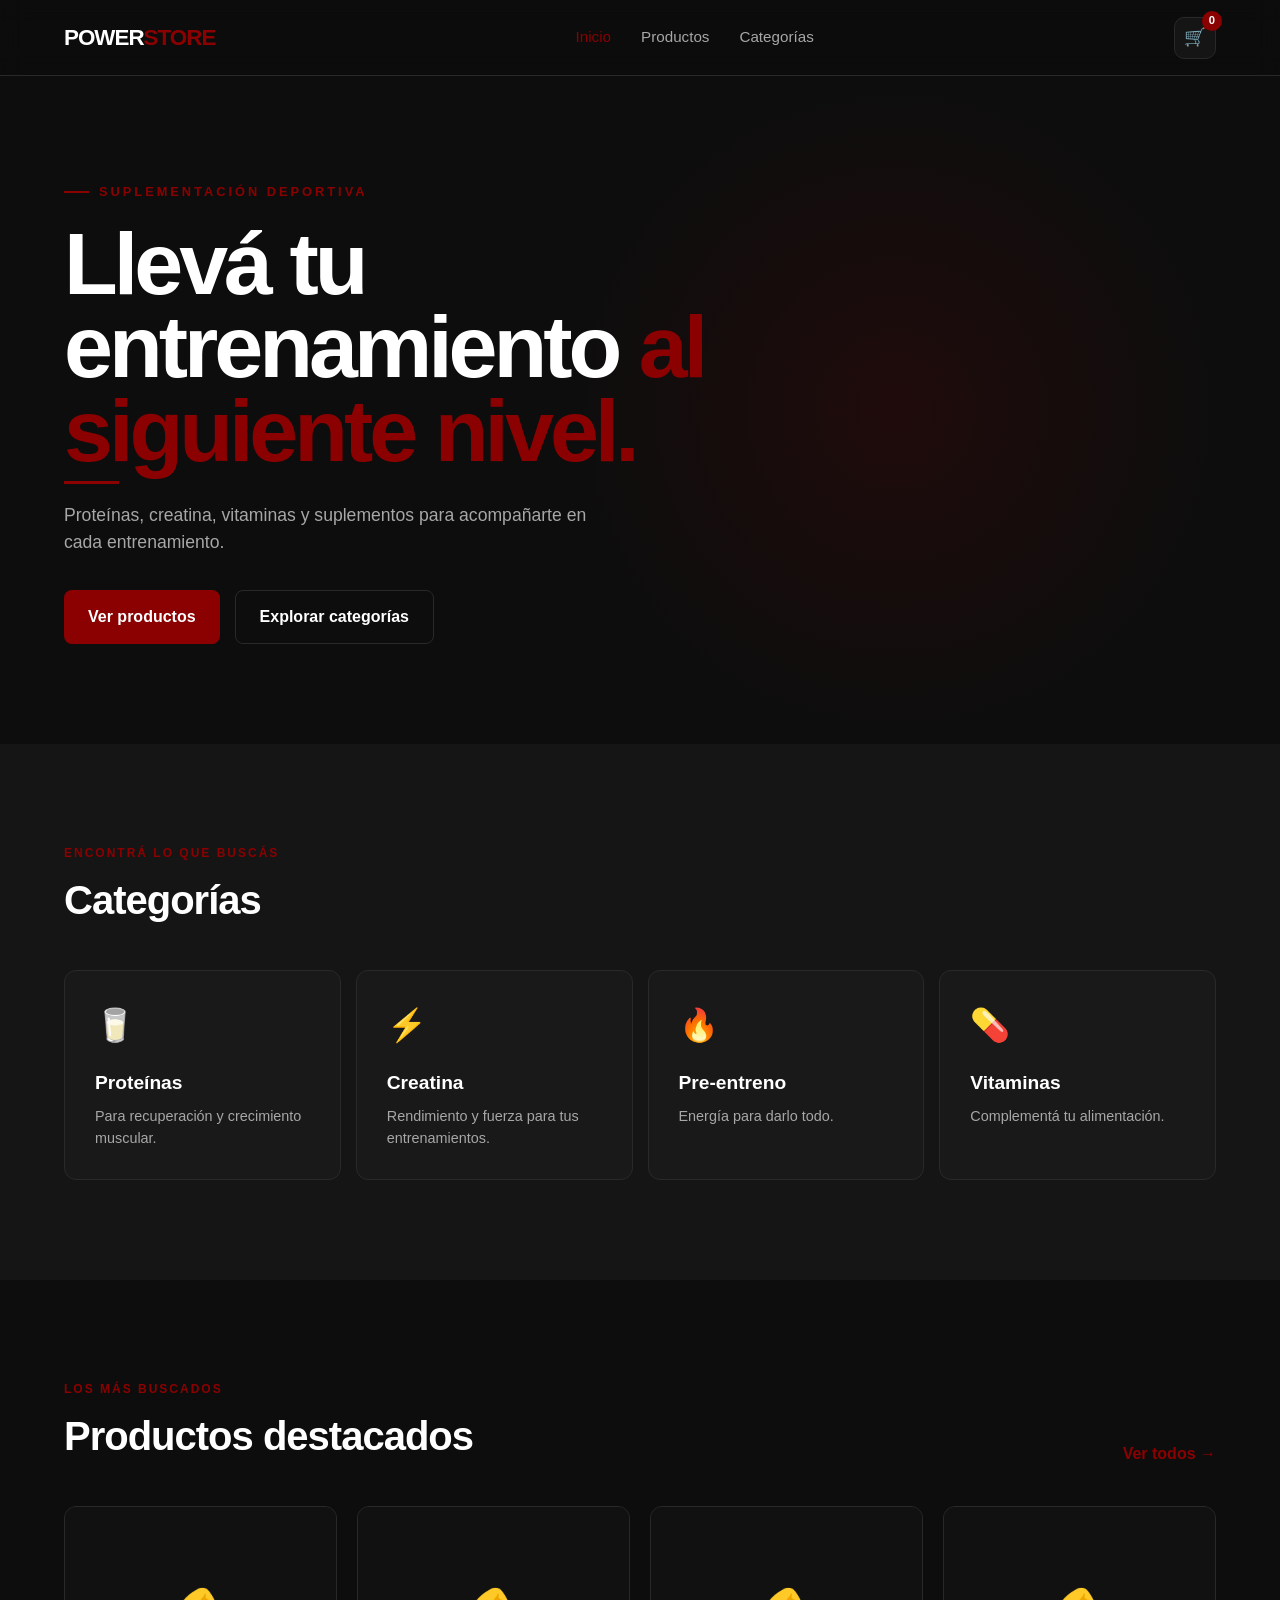
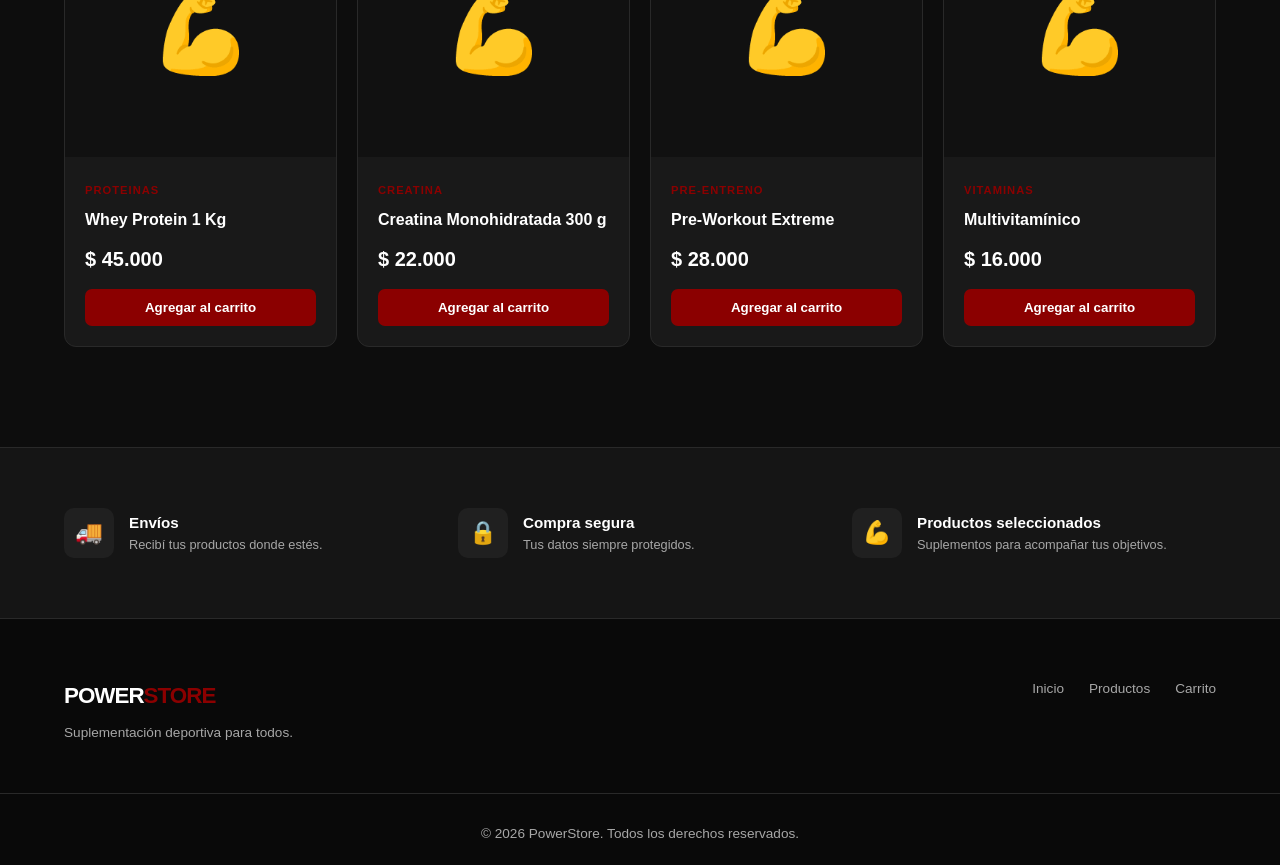
<file: PowerStore/index.html>
<!DOCTYPE html>
<html lang="es">
<head>
    <meta charset="UTF-8">
    <meta name="viewport" content="width=device-width, initial-scale=1.0">

    <title>PowerStore | Suplementos deportivos</title>

    <link rel="stylesheet" href="css/style.css">
</head>

<body>

    <!-- ================= HEADER ================= -->

    <header class="header">

        <div class="container header-content">

            <a href="index.html" class="logo">
                POWER<span>STORE</span>
            </a>

            <nav class="nav">
                <a href="index.html" class="active">Inicio</a>
                <a href="productos.html">Productos</a>
                <a href="#categorias">Categorías</a>
            </nav>

            <a href="carrito.html" class="cart-button">
                🛒
                <span id="cart-count">0</span>
            </a>

        </div>

    </header>


    <!-- ================= HERO ================= -->

    <main>

        <section class="hero">

            <div class="container hero-content">

                <div class="hero-text">

                    <p class="hero-small">
                        SUPLEMENTACIÓN DEPORTIVA
                    </p>

                    <h1>
                        Llevá tu entrenamiento
                        <span>al siguiente nivel.</span>
                    </h1>

                    <p class="hero-description">
                        Proteínas, creatina, vitaminas y suplementos
                        para acompañarte en cada entrenamiento.
                    </p>

                    <div class="hero-buttons">

                        <a href="productos.html" class="btn btn-primary">
                            Ver productos
                        </a>

                        <a href="#categorias" class="btn btn-secondary">
                            Explorar categorías
                        </a>

                    </div>

                </div>

            </div>

        </section>


        <!-- ================= CATEGORÍAS ================= -->

        <section class="categories" id="categorias">

            <div class="container">

                <div class="section-title">

                    <p>ENCONTRÁ LO QUE BUSCÁS</p>

                    <h2>
                        Categorías
                    </h2>

                </div>


                <div class="category-grid">

                    <a href="productos.html?categoria=Proteinas"
                       class="category-card">

                        <div class="category-icon">
                            🥛
                        </div>

                        <h3>Proteínas</h3>

                        <p>
                            Para recuperación y crecimiento muscular.
                        </p>

                    </a>


                    <a href="productos.html?categoria=Creatina"
                       class="category-card">

                        <div class="category-icon">
                            ⚡
                        </div>

                        <h3>Creatina</h3>

                        <p>
                            Rendimiento y fuerza para tus entrenamientos.
                        </p>

                    </a>


                    <a href="productos.html?categoria=Pre-entreno"
                       class="category-card">

                        <div class="category-icon">
                            🔥
                        </div>

                        <h3>Pre-entreno</h3>

                        <p>
                            Energía para darlo todo.
                        </p>

                    </a>


                    <a href="productos.html?categoria=Vitaminas"
                       class="category-card">

                        <div class="category-icon">
                            💊
                        </div>

                        <h3>Vitaminas</h3>

                        <p>
                            Complementá tu alimentación.
                        </p>

                    </a>

                </div>

            </div>

        </section>


        <!-- ================= PRODUCTOS DESTACADOS ================= -->

        <section class="featured">

            <div class="container">

                <div class="section-header">

                    <div class="section-title">

                        <p>LOS MÁS BUSCADOS</p>

                        <h2>
                            Productos destacados
                        </h2>

                    </div>

                    <a href="productos.html" class="view-all">
                        Ver todos →
                    </a>

                </div>


                <div
                    id="featured-products"
                    class="product-grid">
                </div>

            </div>

        </section>


        <!-- ================= BENEFICIOS ================= -->

        <section class="benefits">

            <div class="container benefits-grid">

                <div class="benefit">

                    <div class="benefit-icon">
                        🚚
                    </div>

                    <div>
                        <h3>Envíos</h3>
                        <p>
                            Recibí tus productos donde estés.
                        </p>
                    </div>

                </div>


                <div class="benefit">

                    <div class="benefit-icon">
                        🔒
                    </div>

                    <div>
                        <h3>Compra segura</h3>
                        <p>
                            Tus datos siempre protegidos.
                        </p>
                    </div>

                </div>


                <div class="benefit">

                    <div class="benefit-icon">
                        💪
                    </div>

                    <div>
                        <h3>Productos seleccionados</h3>
                        <p>
                            Suplementos para acompañar tus objetivos.
                        </p>
                    </div>

                </div>

            </div>

        </section>

    </main>


    <!-- ================= FOOTER ================= -->

    <footer class="footer">

        <div class="container footer-content">

            <div>

                <a href="index.html" class="logo">
                    POWER<span>STORE</span>
                </a>

                <p>
                    Suplementación deportiva para todos.
                </p>

            </div>


            <div class="footer-links">

                <a href="index.html">
                    Inicio
                </a>

                <a href="productos.html">
                    Productos
                </a>

                <a href="carrito.html">
                    Carrito
                </a>

            </div>

        </div>


        <div class="footer-bottom">

            <p>
                © 2026 PowerStore. Todos los derechos reservados.
            </p>

        </div>

    </footer>


    <script src="js/productos.js"></script>
    <script src="js/tienda.js"></script>

</body>
</html>
</file>
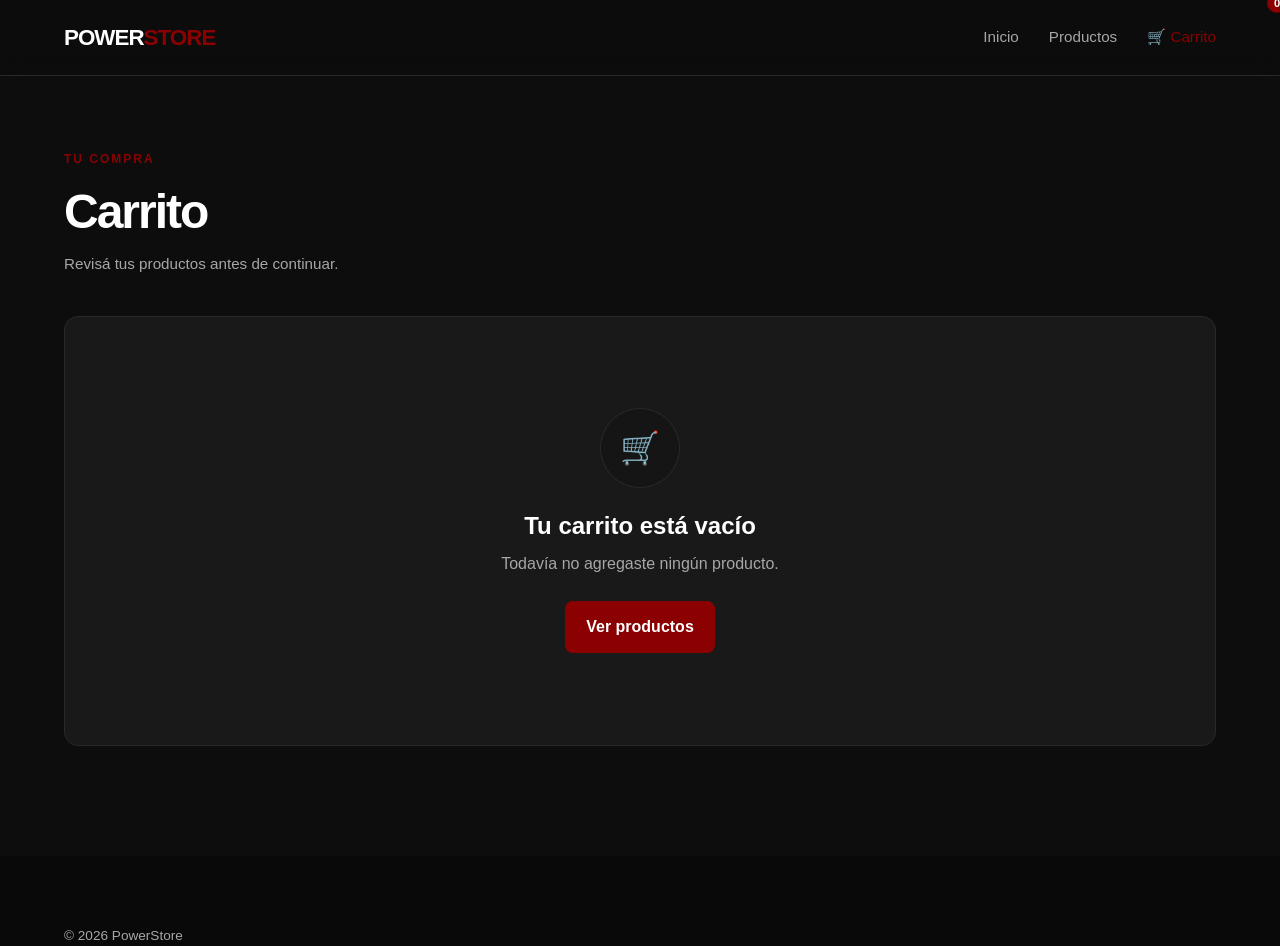
<file: PowerStore/carrito.html>
<!DOCTYPE html>
<html lang="es">

<head>
    <meta charset="UTF-8">
    <meta name="viewport" content="width=device-width, initial-scale=1.0">

    <title>Carrito | PowerStore</title>

    <link rel="stylesheet" href="css/style.css">
</head>

<body>

    <header class="header">

        <div class="container header-content">

            <a href="index.html" class="logo">
                POWER<span>STORE</span>
            </a>

            <nav class="nav">

                <a href="index.html">
                    Inicio
                </a>

                <a href="productos.html">
                    Productos
                </a>

                <a href="carrito.html" class="active">
                    🛒 Carrito
                    <span id="cart-count">0</span>
                </a>

            </nav>

        </div>

    </header>


    <main class="cart-page">

        <div class="container">

            <div class="cart-header">

                <span class="section-label">
                    TU COMPRA
                </span>

                <h1>
                    Carrito
                </h1>

                <p>
                    Revisá tus productos antes de continuar.
                </p>

            </div>


            <div id="cart-container">

                <!--
                    El contenido del carrito
                    se genera automáticamente
                    mediante JavaScript.
                -->

            </div>

        </div>

    </main>


    <footer class="footer">

        <div class="container">

            <p>
                © 2026 PowerStore
            </p>

        </div>

    </footer>


    <script src="js/productos.js"></script>
    <script src="js/tienda.js"></script>
    <script src="js/carrito.js"></script>

</body>

</html>
</file>
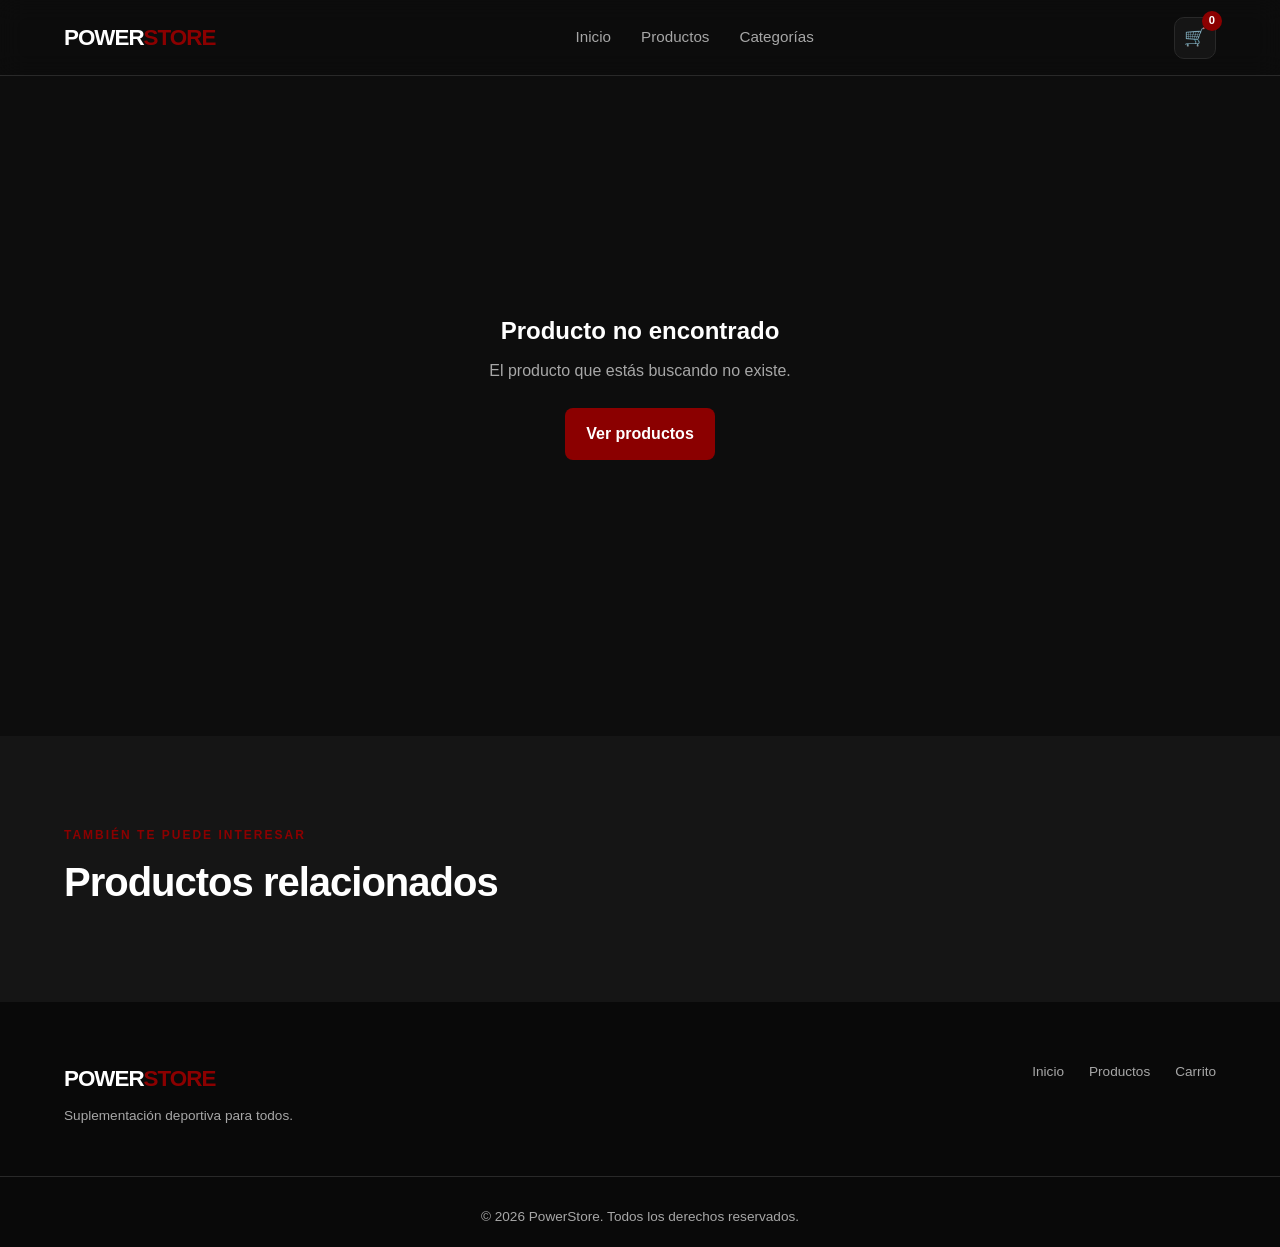
<file: PowerStore/producto.html>
<!DOCTYPE html>
<html lang="es">

<head>

    <meta charset="UTF-8">

    <meta
        name="viewport"
        content="width=device-width, initial-scale=1.0"
    >

    <title>Producto | PowerStore</title>

    <link
        rel="stylesheet"
        href="css/style.css"
    >

</head>


<body>


    <!-- ================= HEADER ================= -->

    <header class="header">

        <div class="container header-content">

            <a href="index.html" class="logo">
                POWER<span>STORE</span>
            </a>


            <nav class="nav">

                <a href="index.html">
                    Inicio
                </a>

                <a href="productos.html">
                    Productos
                </a>

                <a href="index.html#categorias">
                    Categorías
                </a>

            </nav>


            <a
                href="carrito.html"
                class="cart-button"
            >

                🛒

                <span id="cart-count">
                    0
                </span>

            </a>

        </div>

    </header>



    <!-- ================= PRODUCTO ================= -->

    <main>

        <section class="product-detail">

            <div
                class="container"
                id="product-container"
            >

                <!--

                    JavaScript va a insertar
                    el producto acá.

                -->

            </div>

        </section>


        <!-- ================= PRODUCTOS RELACIONADOS ================= -->

        <section class="related-products">

            <div class="container">

                <div class="section-title">

                    <p>
                        TAMBIÉN TE PUEDE INTERESAR
                    </p>

                    <h2>
                        Productos relacionados
                    </h2>

                </div>


                <div
                    id="related-products-grid"
                    class="product-grid"
                >
                </div>

            </div>

        </section>

    </main>



    <!-- ================= FOOTER ================= -->

    <footer class="footer">

        <div class="container footer-content">

            <div>

                <a
                    href="index.html"
                    class="logo"
                >
                    POWER<span>STORE</span>
                </a>

                <p>
                    Suplementación deportiva para todos.
                </p>

            </div>


            <div class="footer-links">

                <a href="index.html">
                    Inicio
                </a>

                <a href="productos.html">
                    Productos
                </a>

                <a href="carrito.html">
                    Carrito
                </a>

            </div>

        </div>


        <div class="footer-bottom">

            <p>
                © 2026 PowerStore.
                Todos los derechos reservados.
            </p>

        </div>

    </footer>



    <!-- ================= JAVASCRIPT ================= -->

    <script src="js/productos.js"></script>

    <script src="js/tienda.js"></script>

    <script src="js/producto.js"></script>

</body>

</html>
</file>
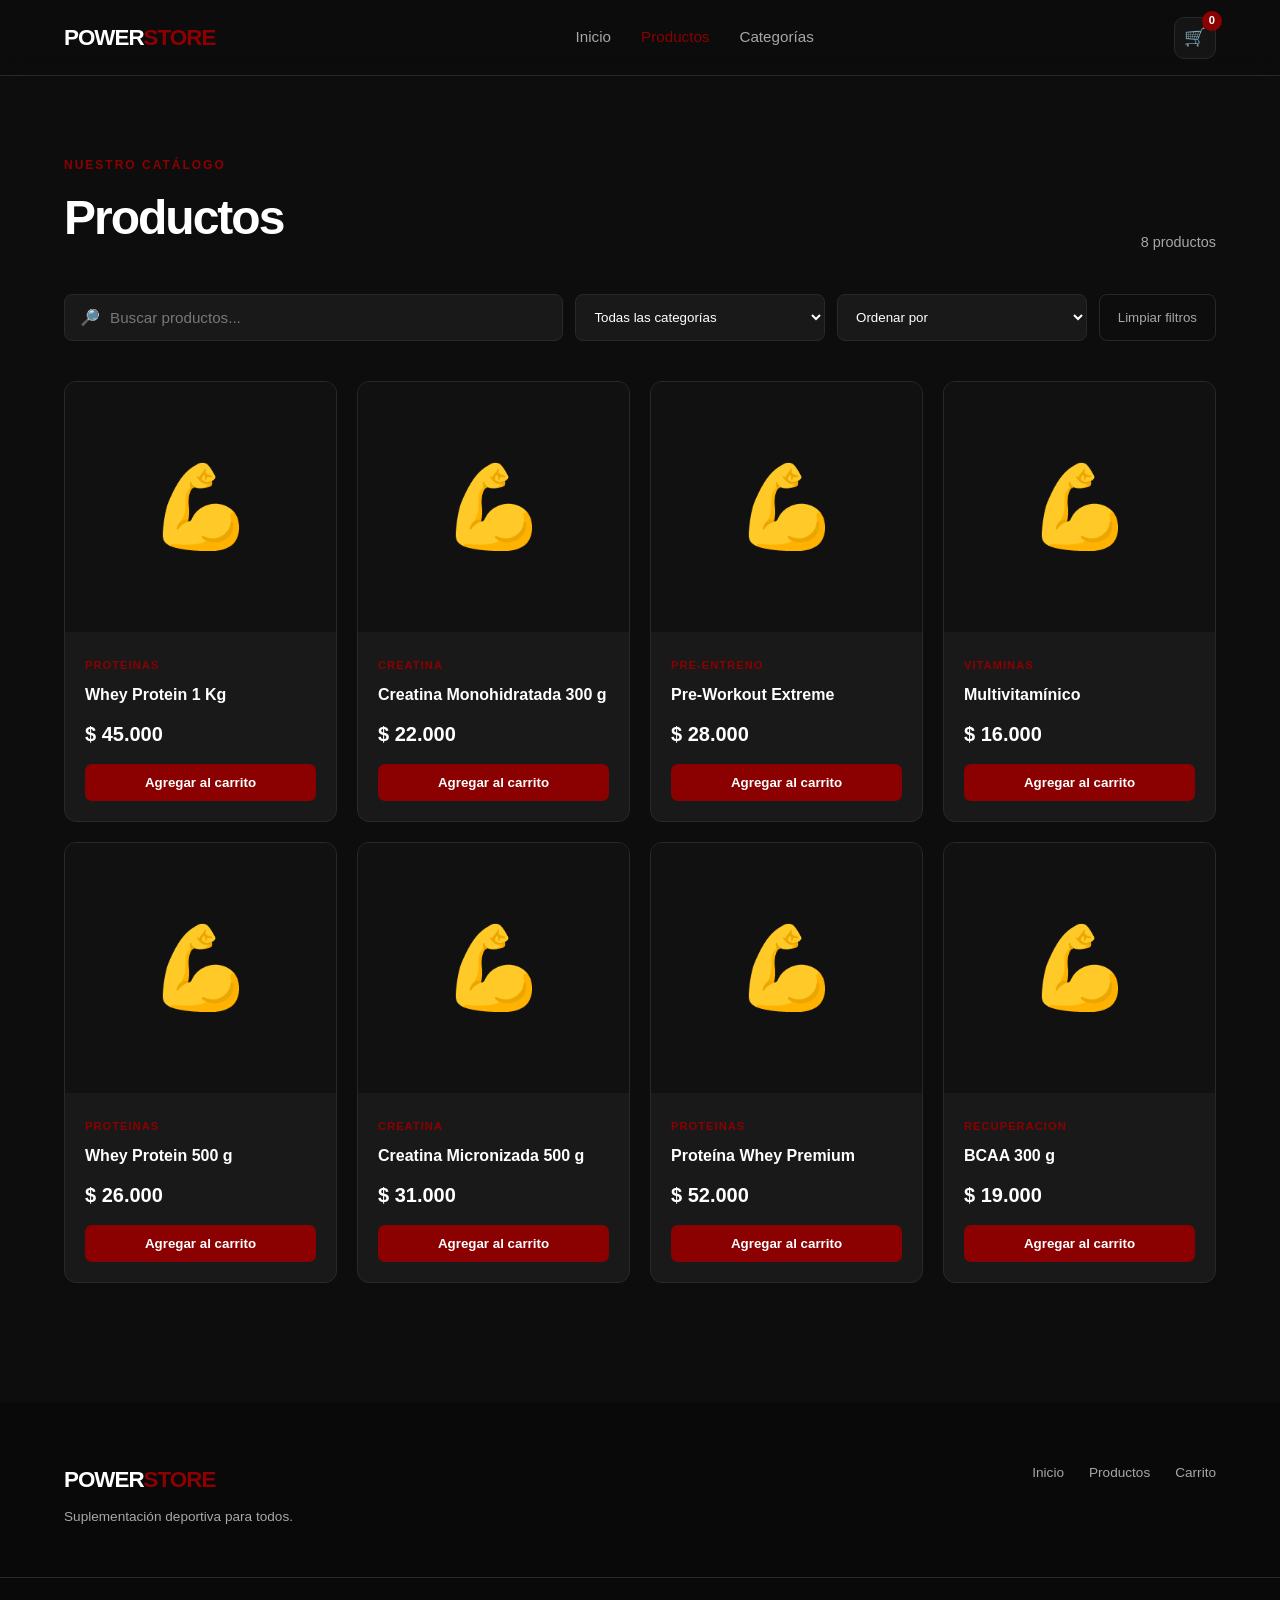
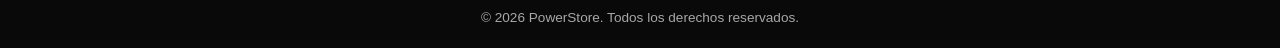
<file: PowerStore/productos.html>
<!DOCTYPE html>
<html lang="es">

<head>

    <meta charset="UTF-8">

    <meta
        name="viewport"
        content="width=device-width, initial-scale=1.0"
    >

    <title>Productos | PowerStore</title>

    <link
        rel="stylesheet"
        href="css/style.css"
    >

</head>


<body>


    <!-- ================= HEADER ================= -->

    <header class="header">

        <div class="container header-content">

            <a href="index.html" class="logo">
                POWER<span>STORE</span>
            </a>


            <nav class="nav">

                <a href="index.html">
                    Inicio
                </a>

                <a
                    href="productos.html"
                    class="active"
                >
                    Productos
                </a>

                <a href="index.html#categorias">
                    Categorías
                </a>

            </nav>


            <a
                href="carrito.html"
                class="cart-button"
            >

                🛒

                <span id="cart-count">
                    0
                </span>

            </a>

        </div>

    </header>



    <!-- ================= CATÁLOGO ================= -->

    <main>

        <section class="catalog">

            <div class="container">


                <!-- TÍTULO -->

                <div class="catalog-header">

                    <div class="section-title">

                        <p>
                            NUESTRO CATÁLOGO
                        </p>

                        <h1>
                            Productos
                        </h1>

                    </div>

                    <p
                        id="product-count"
                        class="product-count"
                    >
                        0 productos
                    </p>

                </div>



                <!-- ================= FILTROS ================= -->

                <div class="filters">


                    <!-- BUSCADOR -->

                    <div class="search-box">

                        <span>
                            🔎
                        </span>

                        <input
                            type="text"
                            id="search-input"
                            placeholder="Buscar productos..."
                        >

                    </div>



                    <!-- CATEGORÍA -->

                    <select id="category-filter">

                        <option value="Todos">
                            Todas las categorías
                        </option>

                        <option value="Proteinas">
                            Proteínas
                        </option>

                        <option value="Creatina">
                            Creatina
                        </option>

                        <option value="Pre-entreno">
                            Pre-entreno
                        </option>

                        <option value="Vitaminas">
                            Vitaminas
                        </option>

                        <option value="Recuperacion">
                            Recuperación
                        </option>

                    </select>



                    <!-- ORDEN -->

                    <select id="sort-filter">

                        <option value="default">
                            Ordenar por
                        </option>

                        <option value="price-low">
                            Precio: menor a mayor
                        </option>

                        <option value="price-high">
                            Precio: mayor a menor
                        </option>

                        <option value="name">
                            Nombre: A-Z
                        </option>

                    </select>



                    <!-- LIMPIAR -->

                    <button
                        id="clear-filters"
                        class="clear-filters"
                    >
                        Limpiar filtros
                    </button>

                </div>



                <!-- ================= PRODUCTOS ================= -->

                <div
                    id="catalog-products"
                    class="product-grid catalog-grid"
                >
                </div>



                <!-- ================= SIN RESULTADOS ================= -->

                <div
                    id="no-results"
                    class="no-results"
                    hidden
                >

                    <div class="no-results-icon">
                        🔍
                    </div>

                    <h2>
                        No encontramos productos
                    </h2>

                    <p>
                        Probá con otro nombre o categoría.
                    </p>

                    <button
                        id="clear-filters-empty"
                        class="btn btn-primary"
                    >
                        Limpiar filtros
                    </button>

                </div>


            </div>

        </section>

    </main>



    <!-- ================= FOOTER ================= -->

    <footer class="footer">

        <div class="container footer-content">


            <div>

                <a
                    href="index.html"
                    class="logo"
                >
                    POWER<span>STORE</span>
                </a>

                <p>
                    Suplementación deportiva para todos.
                </p>

            </div>


            <div class="footer-links">

                <a href="index.html">
                    Inicio
                </a>

                <a href="productos.html">
                    Productos
                </a>

                <a href="carrito.html">
                    Carrito
                </a>

            </div>

        </div>


        <div class="footer-bottom">

            <p>
                © 2026 PowerStore.
                Todos los derechos reservados.
            </p>

        </div>

    </footer>



    <!-- ================= JAVASCRIPT ================= -->

    <script src="js/productos.js"></script>

    <script src="js/tienda.js"></script>

</body>

</html>
</file>
<file: PowerStore/css/style.css>
/* =====================================================
   RESET
===================================================== */

* {
    margin: 0;
    padding: 0;
    box-sizing: border-box;
}

html {
    scroll-behavior: smooth;
}

body {
    font-family: Arial, Helvetica, sans-serif;
    background: #0d0d0d;
    color: #ffffff;
    line-height: 1.5;
}

a {
    color: inherit;
    text-decoration: none;
}

button {
    font-family: inherit;
}


/* =====================================================
   VARIABLES
===================================================== */

:root {

    --background: #0d0d0d;
    --background-light: #151515;
    --background-card: #191919;

    --text: #ffffff;
    --text-muted: #a7a7a7;

    --primary: darkred;
    --primary-hover: #a00000;

    --border: #292929;

    --max-width: 1200px;
}


/* =====================================================
   UTILIDADES
===================================================== */

.container {
    width: min(90%, var(--max-width));
    margin: auto;
}


/* =====================================================
   HEADER
===================================================== */

.header {

    position: sticky;

    top: 0;

    z-index: 100;

    background: rgba(13, 13, 13, 0.92);

    backdrop-filter: blur(12px);

    border-bottom: 1px solid var(--border);
}

.header-content {

    min-height: 75px;

    display: flex;

    align-items: center;

    justify-content: space-between;
}


/* LOGO */

.logo {

    font-size: 1.4rem;

    font-weight: 900;

    letter-spacing: -1px;
}

.logo span {

    color: var(--primary);
}


/* NAV */

.nav {

    display: flex;

    gap: 30px;
}

.nav a {

    color: var(--text-muted);

    font-size: 0.95rem;

    transition: 0.2s;
}

.nav a:hover,
.nav a.active {

    color: var(--primary);
}


/* CART */

.cart-button {

    position: relative;

    width: 42px;
    height: 42px;

    display: flex;

    align-items: center;
    justify-content: center;

    background: var(--background-light);

    border: 1px solid var(--border);

    border-radius: 10px;

    font-size: 1.1rem;

    transition: 0.2s;
}

.cart-button:hover {

    border-color: var(--primary);

    transform: translateY(-2px);
}

#cart-count {

    position: absolute;

    top: -7px;
    right: -7px;

    min-width: 20px;
    height: 20px;

    display: flex;

    align-items: center;
    justify-content: center;

    background: var(--primary);

    color: #ffffff;

    border-radius: 50%;

    font-size: 0.7rem;

    font-weight: 800;
}


/* =====================================================
   HERO
===================================================== */

.hero {

    min-height: 600px;

    display: flex;

    align-items: center;

    background:
        radial-gradient(
            circle at 70% 50%,
            rgba(139, 0, 0, 0.15),
            transparent 35%
        );
}

.hero-content {

    padding: 100px 0;
}

.hero-text {

    max-width: 700px;
}


/* =====================================================
   HERO ANIMATIONS
===================================================== */

@keyframes heroLabel {

    from {

        opacity: 0;

        transform:
            translateY(18px);

    }

    to {

        opacity: 1;

        transform:
            translateY(0);

    }

}


@keyframes heroTitle {

    from {

        opacity: 0;

        transform:
            translateY(28px);

        filter: blur(4px);

    }

    to {

        opacity: 1;

        transform:
            translateY(0);

        filter: blur(0);

    }

}


@keyframes heroText {

    from {

        opacity: 0;

        transform:
            translateY(18px);

    }

    to {

        opacity: 1;

        transform:
            translateY(0);

    }

}


@keyframes heroButtons {

    from {

        opacity: 0;

        transform:
            translateY(15px);

    }

    to {

        opacity: 1;

        transform:
            translateY(0);

    }

}


@keyframes titleLine {

    from {

        transform:
            scaleX(0);

    }

    to {

        transform:
            scaleX(1);

    }

}


/* =====================================================
   HERO SMALL
===================================================== */

.hero-small {

    display: inline-flex;

    align-items: center;

    gap: 10px;

    color: var(--primary);

    font-size: 0.8rem;

    font-weight: 800;

    letter-spacing: 3px;

    margin-bottom: 20px;

    animation:
        heroLabel
        0.6s
        ease-out
        both;

    animation-delay:
        0.1s;
}


/* Línea del pequeño título */

.hero-small::before {

    content: "";

    width: 25px;

    height: 2px;

    background: var(--primary);

    transform:
        scaleX(0);

    transform-origin:
        left;

    animation:
        titleLine
        0.5s
        ease-out
        forwards;

    animation-delay:
        0.45s;
}


/* =====================================================
   HERO TITLE
===================================================== */

.hero h1 {

    position: relative;

    width: fit-content;

    font-size:
        clamp(
            3rem,
            7vw,
            5.5rem
        );

    line-height: 0.95;

    letter-spacing: -4px;

    margin-bottom: 30px;

    animation:
        heroTitle
        0.8s
        ease-out
        both;

    animation-delay:
        0.25s;
}


.hero h1 span {

    color: var(--primary);
}


/* Línea debajo del título */

.hero h1::after {

    content: "";

    position: absolute;

    left: 0;

    bottom: -12px;

    width: 55px;

    height: 3px;

    background: var(--primary);

    transform:
        scaleX(0);

    transform-origin:
        left;

    animation:
        titleLine
        0.6s
        ease-out
        forwards;

    animation-delay:
        0.9s;
}


/* =====================================================
   HERO DESCRIPTION
===================================================== */

.hero-description {

    max-width: 550px;

    color: var(--text-muted);

    font-size: 1.1rem;

    margin-bottom: 35px;

    animation:
        heroText
        0.7s
        ease-out
        both;

    animation-delay:
        0.45s;
}


/* =====================================================
   BUTTONS
===================================================== */

.hero-buttons {

    display: flex;

    gap: 15px;

    flex-wrap: wrap;

    animation:
        heroButtons
        0.7s
        ease-out
        both;

    animation-delay:
        0.65s;
}


.btn {

    display: inline-flex;

    align-items: center;

    justify-content: center;

    padding: 14px 24px;

    border-radius: 8px;

    font-weight: 800;

    transition:
        transform 0.2s ease,
        background-color 0.2s ease,
        border-color 0.2s ease,
        box-shadow 0.2s ease;
}


.btn-primary {

    background: var(--primary);

    color: #ffffff;
}


.btn-primary:hover {

    background: var(--primary-hover);

    transform:
        translateY(-2px);

    box-shadow:
        0 6px 18px
        rgba(0, 0, 0, 0.3);
}


.btn-secondary {

    border: 1px solid var(--border);

    color: white;
}


.btn-secondary:hover {

    border-color:
        var(--primary);

    color:
        var(--primary);

    transform:
        translateY(-2px);
}


/* =====================================================
   GENERIC BUTTONS
===================================================== */

.button {

    display: inline-flex;

    align-items: center;

    justify-content: center;

    padding: 13px 20px;

    border-radius: 8px;

    font-weight: 800;

    border: 1px solid transparent;

    cursor: pointer;

    transition:
        transform 0.2s ease,
        background-color 0.2s ease,
        border-color 0.2s ease,
        box-shadow 0.2s ease;
}


.button-primary {

    background:
        var(--primary);

    color:
        #ffffff;
}


.button-primary:hover {

    background:
        var(--primary-hover);

    transform:
        translateY(-2px);

    box-shadow:
        0 8px 20px
        rgba(0, 0, 0, 0.3);
}


.button-secondary {

    background:
        transparent;

    border-color:
        var(--border);

    color:
        var(--text-muted);
}


.button-secondary:hover {

    color:
        #ffffff;

    border-color:
        var(--primary);

    transform:
        translateY(-2px);
}


/* =====================================================
   SECTION TITLES
===================================================== */

.section-title p {

    color: var(--primary);

    font-size: 0.75rem;

    font-weight: 800;

    letter-spacing: 2px;

    margin-bottom: 8px;
}


.section-title h2 {

    font-size: 2.5rem;

    letter-spacing: -1px;
}


.section-header {

    animation:
        sectionReveal
        0.7s
        ease-out
        both;
}


@keyframes sectionReveal {

    from {

        opacity: 0;

        transform:
            translateY(20px);

    }

    to {

        opacity: 1;

        transform:
            translateY(0);

    }

}


/* =====================================================
   CATEGORIES
===================================================== */

.categories {

    padding: 100px 0;

    background:
        var(--background-light);
}


.category-grid {

    display: grid;

    grid-template-columns:
        repeat(4, 1fr);

    gap: 15px;

    margin-top: 40px;
}


.category-card {

    padding: 30px;

    background:
        var(--background-card);

    border:
        1px solid var(--border);

    border-radius: 12px;

    transition:
        transform 0.25s ease,
        border-color 0.25s ease,
        background-color 0.25s ease,
        box-shadow 0.25s ease;
}


.category-card:hover {

    transform:
        translateY(-6px);

    border-color:
        var(--primary);

    background:
        #1d1d1d;

    box-shadow:
        0 12px 30px
        rgba(0, 0, 0, 0.3);
}


.category-icon {

    font-size: 2rem;

    margin-bottom: 20px;
}


.category-card h3 {

    font-size: 1.2rem;

    margin-bottom: 8px;
}


.category-card p {

    color:
        var(--text-muted);

    font-size:
        0.9rem;
}


/* =====================================================
   FEATURED
===================================================== */

.featured {

    padding:
        100px 0;
}


.section-header {

    display: flex;

    align-items: end;

    justify-content: space-between;

    margin-bottom: 40px;
}


.view-all {

    color:
        var(--primary);

    font-weight:
        700;

    transition:
        0.2s;
}


.view-all:hover {

    text-decoration:
        underline;
}


/* =====================================================
   PRODUCT GRID
===================================================== */

.product-grid {

    display: grid;

    grid-template-columns:
        repeat(4, 1fr);

    gap: 20px;
}


/* =====================================================
   PRODUCT CARD
===================================================== */

.product-card {

    background:
        var(--background-card);

    border:
        1px solid var(--border);

    border-radius:
        12px;

    overflow:
        hidden;

    transition:
        transform 0.25s ease,
        border-color 0.25s ease,
        box-shadow 0.25s ease;
}


.product-card:hover {

    transform:
        translateY(-6px);

    border-color:
        #3a3a3a;

    box-shadow:
        0 12px 30px
        rgba(0, 0, 0, 0.3);
}


/* =====================================================
   IMAGE
===================================================== */

.product-image {

    height: 250px;

    display: flex;

    align-items: center;

    justify-content: center;

    background:
        #111;

    font-size:
        5rem;
}


.product-image img {

    width:
        100%;

    height:
        100%;

    object-fit:
        contain;
}


/* =====================================================
   PRODUCT INFO
===================================================== */

.product-info {

    padding:
        20px;
}


.product-category {

    color:
        var(--primary);

    font-size:
        0.7rem;

    font-weight:
        800;

    text-transform:
        uppercase;

    letter-spacing:
        1px;
}


.product-name {

    font-size:
        1rem;

    margin:
        7px 0 12px;
}


.product-price {

    font-size:
        1.25rem;

    font-weight:
        900;
}


/* =====================================================
   ADD BUTTON
===================================================== */

.add-cart {

    width:
        100%;

    margin-top:
        15px;

    padding:
        11px;

    border:
        none;

    border-radius:
        7px;

    background:
        var(--primary);

    color:
        #ffffff;

    font-weight:
        800;

    cursor:
        pointer;

    transition:
        transform 0.2s ease,
        background-color 0.2s ease,
        box-shadow 0.2s ease;
}


.add-cart:hover {

    background:
        var(--primary-hover);

    transform:
        translateY(-2px);

    box-shadow:
        0 6px 15px
        rgba(0, 0, 0, 0.25);
}


.add-cart:active {

    transform:
        translateY(0);
}


/* =====================================================
   BENEFITS
===================================================== */

.benefits {

    padding:
        60px 0;

    background:
        var(--background-light);

    border-top:
        1px solid var(--border);

    border-bottom:
        1px solid var(--border);
}


.benefits-grid {

    display:
        grid;

    grid-template-columns:
        repeat(3, 1fr);

    gap:
        30px;
}


.benefit {

    display:
        flex;

    align-items:
        center;

    gap:
        15px;
}


.benefit-icon {

    width:
        50px;

    height:
        50px;

    display:
        flex;

    align-items:
        center;

    justify-content:
        center;

    background:
        #202020;

    border-radius:
        10px;

    font-size:
        1.4rem;
}


.benefit h3 {

    font-size:
        0.95rem;
}


.benefit p {

    color:
        var(--text-muted);

    font-size:
        0.8rem;
}


/* =====================================================
   FOOTER
===================================================== */

.footer {

    padding-top:
        60px;

    background:
        #090909;
}


.footer-content {

    display:
        flex;

    justify-content:
        space-between;

    padding-bottom:
        50px;
}


.footer p {

    color:
        var(--text-muted);

    margin-top:
        10px;

    font-size:
        0.85rem;
}


.footer-links {

    display:
        flex;

    gap:
        25px;
}


.footer-links a {

    color:
        var(--text-muted);

    font-size:
        0.85rem;
}


.footer-links a:hover {

    color:
        var(--primary);
}


.footer-bottom {

    padding:
        20px;

    border-top:
        1px solid var(--border);

    text-align:
        center;
}


/* =====================================================
   CATÁLOGO
===================================================== */

.catalog {

    padding:
        80px 0 120px;
}


.catalog-header {

    display:
        flex;

    align-items:
        end;

    justify-content:
        space-between;

    margin-bottom:
        40px;
}


.catalog-header h1 {

    font-size:
        3rem;

    letter-spacing:
        -2px;
}


.product-count {

    color:
        var(--text-muted);

    font-size:
        0.9rem;
}


/* =====================================================
   FILTROS
===================================================== */

.filters {

    display:
        grid;

    grid-template-columns:
        2fr 1fr 1fr auto;

    gap:
        12px;

    margin-bottom:
        40px;
}


.search-box {

    display:
        flex;

    align-items:
        center;

    gap:
        10px;

    padding:
        0 15px;

    background:
        var(--background-card);

    border:
        1px solid var(--border);

    border-radius:
        8px;

    transition:
        0.2s;
}


.search-box:focus-within {

    border-color:
        var(--primary);
}


.search-box span {

    color:
        var(--text-muted);
}


.search-box input {

    width:
        100%;

    padding:
        14px 0;

    border:
        none;

    outline:
        none;

    background:
        transparent;

    color:
        white;

    font-size:
        0.95rem;
}


.search-box input::placeholder {

    color:
        #777;
}


.filters select {

    padding:
        14px;

    background:
        var(--background-card);

    border:
        1px solid var(--border);

    border-radius:
        8px;

    color:
        white;

    outline:
        none;

    cursor:
        pointer;
}


.filters select:focus {

    border-color:
        var(--primary);
}


.clear-filters {

    padding:
        0 18px;

    background:
        transparent;

    border:
        1px solid var(--border);

    border-radius:
        8px;

    color:
        var(--text-muted);

    cursor:
        pointer;

    transition:
        0.2s;
}


.clear-filters:hover {

    color:
        var(--primary);

    border-color:
        var(--primary);
}


/* =====================================================
   CATÁLOGO GRID
===================================================== */

.catalog-grid {

    grid-template-columns:
        repeat(4, 1fr);
}


/* =====================================================
   SIN RESULTADOS
===================================================== */

.no-results {

    padding:
        80px 20px;

    text-align:
        center;
}


.no-results-icon {

    font-size:
        3rem;

    margin-bottom:
        20px;
}


.no-results h2 {

    margin-bottom:
        10px;
}


.no-results p {

    color:
        var(--text-muted);

    margin-bottom:
        25px;
}


/* =====================================================
   NOTIFICACIÓN
===================================================== */

.notification {

    position:
        fixed;

    bottom:
        25px;

    right:
        25px;

    z-index:
        999;

    max-width:
        350px;

    padding:
        15px 20px;

    background:
        var(--primary);

    color:
        #ffffff;

    border-radius:
        8px;

    font-size:
        0.9rem;

    font-weight:
        800;

    box-shadow:
        0 10px 30px
        rgba(0, 0, 0, 0.4);

    animation:
        notification-in
        0.25s
        ease;
}


.notification-hide {

    animation:
        notification-out
        0.25s
        ease
        forwards;
}


@keyframes notification-in {

    from {

        opacity:
            0;

        transform:
            translateY(15px);

    }

    to {

        opacity:
            1;

        transform:
            translateY(0);

    }

}


@keyframes notification-out {

    from {

        opacity:
            1;

        transform:
            translateY(0);

    }

    to {

        opacity:
            0;

        transform:
            translateY(15px);

    }

}


/* =====================================================
   DETALLE DEL PRODUCTO
===================================================== */

.product-detail {

    padding:
        60px 0 100px;
}


.back-link {

    display:
        inline-block;

    margin-bottom:
        40px;

    color:
        var(--text-muted);

    font-size:
        0.9rem;

    transition:
        0.2s;
}


.back-link:hover {

    color:
        var(--primary);
}


.product-detail-grid {

    display:
        grid;

    grid-template-columns:
        1fr 1fr;

    gap:
        70px;

    align-items:
        start;
}


/* IMAGEN */

.product-detail-image {

    min-height:
        550px;

    display:
        flex;

    align-items:
        center;

    justify-content:
        center;

    background:
        var(--background-card);

    border:
        1px solid var(--border);

    border-radius:
        15px;

    overflow:
        hidden;
}


.product-detail-image img {

    width:
        100%;

    height:
        100%;

    max-height:
        550px;

    object-fit:
        contain;
}


.product-detail-placeholder {

    font-size:
        10rem;
}


/* INFORMACIÓN */

.product-detail-info {

    padding-top:
        20px;
}


.product-detail-info h1 {

    font-size:
        clamp(
            2.5rem,
            5vw,
            4rem
        );

    line-height:
        1;

    letter-spacing:
        -2px;

    margin:
        10px 0 20px;
}


.product-detail-price {

    font-size:
        2rem;

    font-weight:
        900;

    color:
        var(--primary);

    margin-bottom:
        25px;
}


.product-description {

    max-width:
        600px;

    color:
        var(--text-muted);

    line-height:
        1.7;
}


.product-divider {

    height:
        1px;

    background:
        var(--border);

    margin:
        30px 0;
}


/* CANTIDAD */

.quantity-section {

    display:
        flex;

    align-items:
        center;

    justify-content:
        space-between;

    margin-bottom:
        20px;
}


.quantity-section label {

    font-weight:
        700;
}


.quantity-selector {

    display:
        flex;

    align-items:
        center;

    border:
        1px solid var(--border);

    border-radius:
        8px;

    overflow:
        hidden;

    background:
        var(--background-card);
}


.quantity-selector button {

    width:
        42px;

    height:
        42px;

    border:
        none;

    background:
        var(--background-light);

    color:
        white;

    font-size:
        1.3rem;

    cursor:
        pointer;

    transition:
        0.2s;
}


.quantity-selector button:hover {

    background:
        var(--primary);

    color:
        white;
}


.quantity-selector span {

    width:
        45px;

    text-align:
        center;

    font-weight:
        800;
}


/* BOTÓN AGREGAR */

.add-product-button {

    width:
        100%;

    padding:
        16px;

    border:
        none;

    border-radius:
        8px;

    background:
        var(--primary);

    color:
        #ffffff;

    font-size:
        1rem;

    font-weight:
        900;

    cursor:
        pointer;

    transition:
        transform 0.2s ease,
        background-color 0.2s ease,
        box-shadow 0.2s ease;
}


.add-product-button:hover {

    background:
        var(--primary-hover);

    transform:
        translateY(-2px);

    box-shadow:
        0 6px 18px
        rgba(0, 0, 0, 0.3);
}


.add-product-button:disabled {

    opacity:
        0.5;

    cursor:
        not-allowed;

    transform:
        none;

    box-shadow:
        none;
}


/* =====================================================
   STOCK
===================================================== */

.product-stock {

    margin-bottom:
        20px;

    font-size:
        0.9rem;

    font-weight:
        800;
}


.stock-available {

    color:
        #7fbe00;
}


.stock-low {

    color:
        #ffb000;
}


.stock-out {

    color:
        #ff3b3b;
}


/* =====================================================
   VER CARRITO
===================================================== */

.go-cart-button {

    display:
        block;

    text-align:
        center;

    margin-top:
        15px;

    padding:
        14px;

    border:
        1px solid var(--border);

    border-radius:
        8px;

    color:
        var(--text-muted);

    transition:
        0.2s;
}


.go-cart-button:hover {

    color:
        var(--primary);

    border-color:
        var(--primary);
}


/* =====================================================
   INFORMACIÓN EXTRA
===================================================== */

.product-info-list {

    margin-top:
        35px;

    display:
        flex;

    flex-direction:
        column;

    gap:
        15px;

    list-style:
        none;
}


.product-info-list li {

    display:
        flex;

    align-items:
        center;

    gap:
        12px;

    color:
        var(--text-muted);

    font-size:
        0.9rem;
}


/* =====================================================
   PRODUCTO NO ENCONTRADO
===================================================== */

.product-not-found {

    min-height:
        500px;

    display:
        flex;

    align-items:
        center;

    justify-content:
        center;

    flex-direction:
        column;

    text-align:
        center;
}


.product-not-found h1 {

    margin-bottom:
        10px;
}


.product-not-found p {

    color:
        var(--text-muted);

    margin-bottom:
        25px;
}


/* =====================================================
   RELACIONADOS
===================================================== */

.related-products {

    padding:
        90px 0;

    background:
        var(--background-light);
}


/* =====================================================
   CARRITO
===================================================== */

.cart-page {

    padding:
        70px 0 110px;

    min-height:
        calc(100vh - 150px);
}


.cart-header {

    margin-bottom:
        40px;
}


.cart-header h1 {

    font-size:
        3rem;

    letter-spacing:
        -2px;

    margin:
        6px 0 5px;
}


.cart-header p {

    color:
        var(--text-muted);

    font-size:
        0.95rem;
}


.section-label {

    color:
        var(--primary);

    font-size:
        0.75rem;

    font-weight:
        800;

    letter-spacing:
        2px;
}


/* LAYOUT */

.cart-layout {

    display:
        grid;

    grid-template-columns:
        minmax(0, 1fr) 360px;

    gap:
        25px;

    align-items:
        start;
}


/* PRODUCTOS */

.cart-products {

    background:
        var(--background-card);

    border:
        1px solid var(--border);

    border-radius:
        14px;

    overflow:
        hidden;
}


.cart-products-header {

    display:
        flex;

    align-items:
        center;

    justify-content:
        space-between;

    padding:
        22px 25px;

    border-bottom:
        1px solid var(--border);
}


.cart-products-header h2 {

    font-size:
        1.2rem;
}


.cart-products-header span {

    color:
        var(--text-muted);

    font-size:
        0.85rem;
}


/* ITEM */

.cart-items {

    display:
        flex;

    flex-direction:
        column;
}


.cart-item {

    display:
        grid;

    grid-template-columns:
        100px minmax(180px, 1fr) auto auto 40px;

    align-items:
        center;

    gap:
        20px;

    padding:
        22px 25px;

    border-bottom:
        1px solid var(--border);

    transition:
        background-color 0.2s ease;
}


.cart-item:hover {

    background:
        #1c1c1c;
}


.cart-item:last-child {

    border-bottom:
        none;
}


/* IMAGEN ITEM */

.cart-item-image {

    width:
        100px;

    height:
        100px;

    display:
        flex;

    align-items:
        center;

    justify-content:
        center;

    background:
        #111;

    border:
        1px solid var(--border);

    border-radius:
        10px;

    overflow:
        hidden;

    font-size:
        2.5rem;
}


.cart-item-image img {

    width:
        100%;

    height:
        100%;

    object-fit:
        contain;
}


/* INFORMACIÓN ITEM */

.cart-item-info h2 {

    font-size:
        1.05rem;

    margin:
        5px 0 7px;
}


.cart-item-info p {

    color:
        var(--text-muted);

    font-size:
        0.85rem;
}


/* CANTIDAD ITEM */

.cart-item-quantity {

    display:
        flex;

    flex-direction:
        column;

    align-items:
        center;

    gap:
        7px;
}


.cart-item-quantity > span {

    color:
        var(--text-muted);

    font-size:
        0.75rem;

    text-transform:
        uppercase;

    letter-spacing:
        0.5px;
}


.cart-item-quantity .quantity-selector {

    height:
        38px;
}


.cart-item-quantity .quantity-selector button {

    width:
        36px;

    height:
        38px;

    font-size:
        1rem;
}


.cart-item-quantity .quantity-selector strong {

    width:
        38px;

    text-align:
        center;

    font-size:
        0.9rem;
}


/* SUBTOTAL */

.cart-item-subtotal {

    min-width:
        100px;

    display:
        flex;

    flex-direction:
        column;

    align-items:
        flex-end;

    gap:
        5px;
}


.cart-item-subtotal span {

    color:
        var(--text-muted);

    font-size:
        0.75rem;

    text-transform:
        uppercase;
}


.cart-item-subtotal strong {

    font-size:
        1rem;
}


/* ELIMINAR */

.cart-remove {

    width:
        36px;

    height:
        36px;

    display:
        flex;

    align-items:
        center;

    justify-content:
        center;

    border:
        1px solid transparent;

    border-radius:
        7px;

    background:
        transparent;

    color:
        #777;

    cursor:
        pointer;

    transition:
        0.2s;
}


.cart-remove:hover {

    color:
        #ff3b3b;

    background:
        rgba(255, 59, 59, 0.08);

    border-color:
        rgba(255, 59, 59, 0.25);
}


/* ACCIONES */

.cart-actions {

    display:
        flex;

    align-items:
        center;

    justify-content:
        space-between;

    gap:
        15px;

    padding:
        20px 25px;

    border-top:
        1px solid var(--border);
}


.cart-clear-button {

    padding:
        11px 15px;

    background:
        transparent;

    border:
        none;

    color:
        #777;

    font-size:
        0.85rem;

    cursor:
        pointer;

    transition:
        0.2s;
}


.cart-clear-button:hover {

    color:
        #ff3b3b;
}


/* RESUMEN */

.cart-summary {

    padding:
        25px;

    background:
        var(--background-card);

    border:
        1px solid var(--border);

    border-radius:
        14px;

    position:
        sticky;

    top:
        100px;
}


.cart-summary h2 {

    font-size:
        1.2rem;

    margin-bottom:
        25px;
}


.cart-summary-row {

    display:
        flex;

    align-items:
        center;

    justify-content:
        space-between;

    gap:
        15px;

    margin-bottom:
        15px;

    color:
        var(--text-muted);

    font-size:
        0.9rem;
}


.cart-summary-row strong {

    color:
        #ffffff;
}


.cart-summary-divider {

    height:
        1px;

    background:
        var(--border);

    margin:
        22px 0;
}


.cart-summary-total {

    display:
        flex;

    align-items:
        center;

    justify-content:
        space-between;

    margin-bottom:
        25px;
}


.cart-summary-total span {

    font-size:
        1rem;

    font-weight:
        700;
}


.cart-summary-total strong {

    color:
        #ffffff;

    font-size:
        1.5rem;

    font-weight:
        900;
}


.cart-checkout-button {

    width:
        100%;

    padding:
        15px;

    border:
        none;

    border-radius:
        8px;

    background:
        var(--primary);

    color:
        #ffffff;

    font-size:
        0.95rem;

    font-weight:
        900;

    cursor:
        pointer;

    transition:
        0.2s;
}


.cart-checkout-button:hover {

    background:
        var(--primary-hover);

    transform:
        translateY(-2px);

    box-shadow:
        0 7px 20px
        rgba(0, 0, 0, 0.3);
}


.cart-summary-note {

    margin-top:
        15px;

    color:
        #707070;

    font-size:
        0.75rem;

    line-height:
        1.5;

    text-align:
        center;
}


/* CARRITO VACÍO */

.cart-empty {

    min-height:
        430px;

    display:
        flex;

    flex-direction:
        column;

    align-items:
        center;

    justify-content:
        center;

    text-align:
        center;

    padding:
        50px 20px;

    background:
        var(--background-card);

    border:
        1px solid var(--border);

    border-radius:
        14px;
}


.cart-empty-icon {

    width:
        80px;

    height:
        80px;

    display:
        flex;

    align-items:
        center;

    justify-content:
        center;

    margin-bottom:
        20px;

    background:
        var(--background-light);

    border:
        1px solid var(--border);

    border-radius:
        50%;

    font-size:
        2rem;
}


.cart-empty h2 {

    font-size:
        1.5rem;

    margin-bottom:
        8px;
}


.cart-empty p {

    color:
        var(--text-muted);

    margin-bottom:
        25px;
}


/* =====================================================
   ADMIN
===================================================== */

.admin {

    padding:
        70px 0 110px;

    min-height:
        calc(100vh - 150px);
}


.admin-header {

    margin-bottom:
        40px;
}


.admin-header h1 {

    font-size:
        3rem;

    letter-spacing:
        -2px;

    margin:
        6px 0 5px;
}


.admin-header p {

    color:
        var(--text-muted);

    font-size:
        0.95rem;
}


/* TARJETAS ADMIN */

.admin-card {

    background:
        var(--background-card);

    border:
        1px solid var(--border);

    border-radius:
        14px;

    margin-bottom:
        25px;

    overflow:
        hidden;
}


.admin-card-header {

    padding:
        25px;

    border-bottom:
        1px solid var(--border);
}


.admin-card-header h2 {

    font-size:
        1.2rem;

    margin-bottom:
        4px;
}


.admin-card-header p {

    color:
        var(--text-muted);

    font-size:
        0.85rem;
}


/* FORMULARIO */

#product-form {

    padding:
        25px;
}


.admin-form-grid {

    display:
        grid;

    grid-template-columns:
        repeat(2, 1fr);

    gap:
        20px;
}


.form-group {

    display:
        flex;

    flex-direction:
        column;

    gap:
        8px;
}


.form-group-full {

    grid-column:
        1 / -1;
}


.form-group label {

    font-size:
        0.85rem;

    font-weight:
        700;
}


.form-group input,
.form-group select,
.form-group textarea {

    width:
        100%;

    padding:
        13px 14px;

    background:
        #111111;

    border:
        1px solid var(--border);

    border-radius:
        8px;

    color:
        #ffffff;

    outline:
        none;

    font-family:
        inherit;

    font-size:
        0.9rem;

    transition:
        border-color 0.2s ease,
        background-color 0.2s ease;
}


.form-group textarea {

    resize:
        vertical;

    min-height:
        120px;
}


.form-group input::placeholder,
.form-group textarea::placeholder {

    color:
        #666;
}


.form-group input:focus,
.form-group select:focus,
.form-group textarea:focus {

    border-color:
        var(--primary);

    background:
        #151515;
}


.form-group small {

    color:
        #666;

    font-size:
        0.75rem;
}


/* CHECKBOX */

.form-checkbox {

    grid-column:
        1 / -1;

    display:
        flex;

    align-items:
        center;

    gap:
        10px;

    padding-top:
        5px;
}


.form-checkbox input {

    width:
        17px;

    height:
        17px;

    accent-color:
        var(--primary);

    cursor:
        pointer;
}


.form-checkbox label {

    color:
        var(--text-muted);

    font-size:
        0.85rem;

    cursor:
        pointer;
}


/* FORM ACTIONS */

.admin-form-actions {

    display:
        flex;

    justify-content:
        flex-end;

    margin-top:
        25px;

    padding-top:
        20px;

    border-top:
        1px solid var(--border);
}


/* PRODUCTOS ADMIN */

#admin-products {

    display:
        flex;

    flex-direction:
        column;
}


.admin-product {

    display:
        grid;

    grid-template-columns:
        80px minmax(200px, 1fr) auto auto;

    align-items:
        center;

    gap:
        20px;

    padding:
        18px 25px;

    border-bottom:
        1px solid var(--border);

    transition:
        background-color 0.2s ease;
}


.admin-product:last-child {

    border-bottom:
        none;
}


.admin-product:hover {

    background:
        #1c1c1c;
}


/* IMAGEN ADMIN */

.admin-product-image {

    width:
        80px;

    height:
        80px;

    display:
        flex;

    align-items:
        center;

    justify-content:
        center;

    background:
        #111;

    border:
        1px solid var(--border);

    border-radius:
        9px;

    overflow:
        hidden;

    font-size:
        2rem;
}


.admin-product-image img {

    width:
        100%;

    height:
        100%;

    object-fit:
        contain;
}


/* INFORMACIÓN ADMIN */

.admin-product-info h3 {

    font-size:
        1rem;

    margin:
        4px 0 5px;
}


.admin-product-info strong {

    font-size:
        0.95rem;
}


.admin-product-category {

    color:
        var(--primary);

    font-size:
        0.65rem;

    font-weight:
        800;

    text-transform:
        uppercase;

    letter-spacing:
        1px;
}


/* STOCK ADMIN */

.admin-product-stock {

    display:
        flex;

    flex-direction:
        column;

    align-items:
        center;

    gap:
        7px;
}


.admin-product-stock > span {

    color:
        var(--text-muted);

    font-size:
        0.7rem;

    text-transform:
        uppercase;

    letter-spacing:
        1px;
}


.stock-controls {

    display:
        flex;

    align-items:
        center;

    border:
        1px solid var(--border);

    border-radius:
        8px;

    overflow:
        hidden;

    background:
        #111;
}


.stock-controls button {

    width:
        34px;

    height:
        34px;

    border:
        none;

    background:
        #181818;

    color:
        #ffffff;

    font-size:
        1.1rem;

    cursor:
        pointer;

    transition:
        0.2s;
}


.stock-controls button:hover {

    background:
        var(--primary);
}


.stock-controls strong {

    width:
        40px;

    text-align:
        center;

    font-size:
        0.85rem;
}


/* ESTADO STOCK ADMIN */

.admin-stock {

    margin-top:
        6px;

    font-size:
        0.75rem;

    font-weight:
        700;
}


/* ACCIONES ADMIN */

.admin-product-actions {

    min-width:
        145px;

    display:
        flex;

    justify-content:
        flex-end;
}


.admin-delete-button {

    padding:
        9px 12px;

    background:
        transparent;

    border:
        1px solid transparent;

    border-radius:
        7px;

    color:
        #777;

    font-size:
        0.75rem;

    cursor:
        pointer;

    transition:
        0.2s;
}


.admin-delete-button:hover {

    color:
        #ff3b3b;

    border-color:
        rgba(255, 59, 59, 0.25);

    background:
        rgba(255, 59, 59, 0.08);
}


.admin-base-label {

    color:
        #666;

    font-size:
        0.7rem;

    text-align:
        right;
}


/* ADMIN VACÍO */

.admin-empty {

    padding:
        70px 20px;

    text-align:
        center;
}


.admin-empty-icon {

    font-size:
        3rem;

    margin-bottom:
        15px;
}


.admin-empty h3 {

    margin-bottom:
        7px;
}


.admin-empty p {

    color:
        var(--text-muted);

    font-size:
        0.85rem;
}


/* =====================================================
   REDUCIR MOVIMIENTO
===================================================== */

@media (prefers-reduced-motion: reduce) {

    *,
    *::before,
    *::after {

        animation-duration:
            0.01ms !important;

        animation-iteration-count:
            1 !important;

        transition-duration:
            0.01ms !important;

        scroll-behavior:
            auto !important;
    }

}


/* =====================================================
   RESPONSIVE
===================================================== */

@media (max-width: 1000px) {

    .cart-layout {

        grid-template-columns:
            1fr;
    }


    .cart-summary {

        position:
            static;
    }


    .cart-item {

        grid-template-columns:
            90px 1fr auto;

        gap:
            15px;
    }


    .cart-item-quantity {

        grid-column:
            2;
        grid-row:
            2;

        justify-self:
            start;
    }


    .cart-item-subtotal {

        grid-column:
            3;
        grid-row:
            1 / 3;
    }


    .cart-remove {

        grid-column:
            3;
        grid-row:
            2;

        justify-self:
            end;
    }


    .admin-product {

        grid-template-columns:
            70px 1fr auto;
    }


    .admin-product-actions {

        grid-column:
            2 / -1;

        justify-content:
            flex-start;
    }

}


@media (max-width: 900px) {

    .category-grid {

        grid-template-columns:
            repeat(2, 1fr);
    }


    .product-grid {

        grid-template-columns:
            repeat(2, 1fr);
    }


    .benefits-grid {

        grid-template-columns:
            1fr;
    }


    .filters {

        grid-template-columns:
            1fr 1fr;
    }


    .search-box {

        grid-column:
            1 / -1;
    }


    .clear-filters {

        padding:
            14px;
    }


    .product-detail-grid {

        grid-template-columns:
            1fr;

        gap:
            40px;
    }


    .product-detail-image {

        min-height:
            400px;
    }


    .admin-form-grid {

        grid-template-columns:
            1fr;
    }


    .form-group-full,
    .form-checkbox {

        grid-column:
            auto;
    }

}


@media (max-width: 600px) {

    .header-content {

        min-height:
            65px;
    }


    .nav {

        display:
            none;
    }


    .hero {

        min-height:
            550px;
    }


    .hero h1 {

        font-size:
            3.3rem;

        letter-spacing:
            -2px;
    }


    .hero-description {

        font-size:
            1rem;
    }


    .category-grid {

        grid-template-columns:
            1fr;
    }


    .product-grid {

        grid-template-columns:
            1fr;
    }


    .section-header {

        align-items:
            start;

        gap:
            15px;

        flex-direction:
            column;
    }


    .footer-content {

        flex-direction:
            column;

        gap:
            30px;
    }


    .footer-links {

        flex-direction:
            column;

        gap:
            10px;
    }


    .catalog {

        padding:
            50px 0 80px;
    }


    .catalog-header {

        align-items:
            start;

        flex-direction:
            column;

        gap:
            10px;
    }


    .catalog-header h1 {

        font-size:
            2.5rem;
    }


    .filters {

        grid-template-columns:
            1fr;
    }


    .search-box {

        grid-column:
            auto;
    }


    .filters select {

        width:
            100%;
    }


    .clear-filters {

        width:
            100%;
    }


    .product-detail {

        padding:
            40px 0 70px;
    }


    .product-detail-image {

        min-height:
            300px;
    }


    .product-detail-placeholder {

        font-size:
            7rem;
    }


    .product-detail-info h1 {

        font-size:
            2.5rem;
    }


    .product-detail-price {

        font-size:
            1.7rem;
    }


    /* CARRITO MOBILE */

    .cart-page {

        padding:
            45px 0 70px;
    }


    .cart-header h1 {

        font-size:
            2.5rem;
    }


    .cart-item {

        grid-template-columns:
            70px 1fr;

        gap:
            12px;

        padding:
            18px;
    }


    .cart-item-image {

        width:
            70px;

        height:
            70px;
    }


    .cart-item-info h2 {

        font-size:
            0.9rem;
    }


    .cart-item-info p {

        font-size:
            0.75rem;
    }


    .cart-item-quantity {

        grid-column:
            1 / -1;

        grid-row:
            auto;

        align-items:
            flex-start;
    }


    .cart-item-subtotal {

        grid-column:
            1;

        grid-row:
            auto;

        align-items:
            flex-start;

        min-width:
            auto;
    }


    .cart-remove {

        grid-column:
            2;

        grid-row:
            auto;

        justify-self:
            end;
    }


    .cart-actions {

        flex-direction:
            column;

        align-items:
            stretch;
    }


    .cart-actions .button {

        width:
            100%;
    }


    .cart-clear-button {

        padding:
            10px;
    }


    .cart-summary {

        padding:
            20px;
    }


    /* ADMIN MOBILE */

    .admin {

        padding:
            45px 0 70px;
    }


    .admin-header h1 {

        font-size:
            2.5rem;
    }


    #product-form {

        padding:
            20px;
    }


    .admin-card-header {

        padding:
            20px;
    }


    .admin-form-actions {

        justify-content:
            stretch;
    }


    .admin-form-actions .button {

        width:
            100%;
    }


    .admin-product {

        grid-template-columns:
            60px 1fr;

        gap:
            12px;

        padding:
            18px;
    }


    .admin-product-image {

        width:
            60px;

        height:
            60px;
    }


    .admin-product-info h3 {

        font-size:
            0.9rem;
    }


    .admin-product-stock {

        grid-column:
            1 / -1;

        align-items:
            flex-start;

        flex-direction:
            row;

        justify-content:
            space-between;
    }


    .admin-product-actions {

        grid-column:
            1 / -1;

        justify-content:
            flex-start;

        min-width:
            auto;
    }


    .admin-base-label {

        text-align:
            left;
    }

}
</file>
